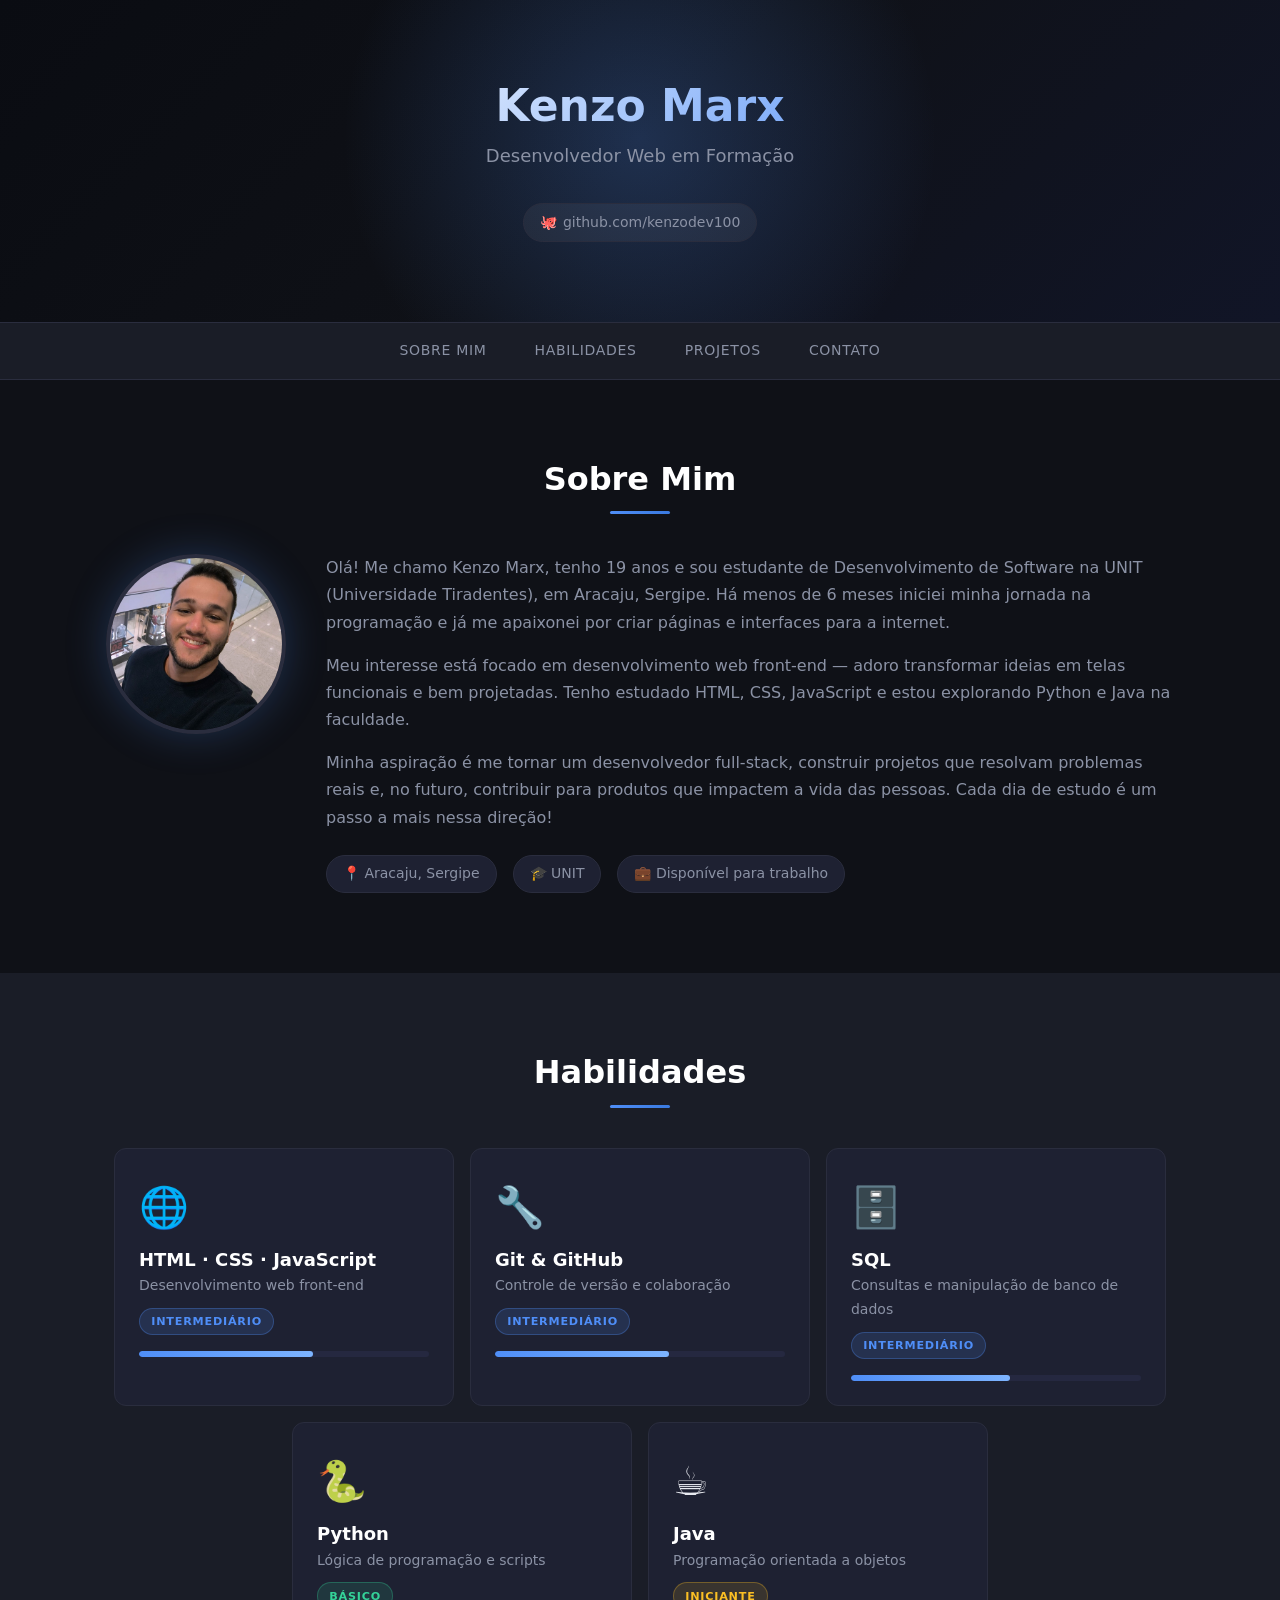
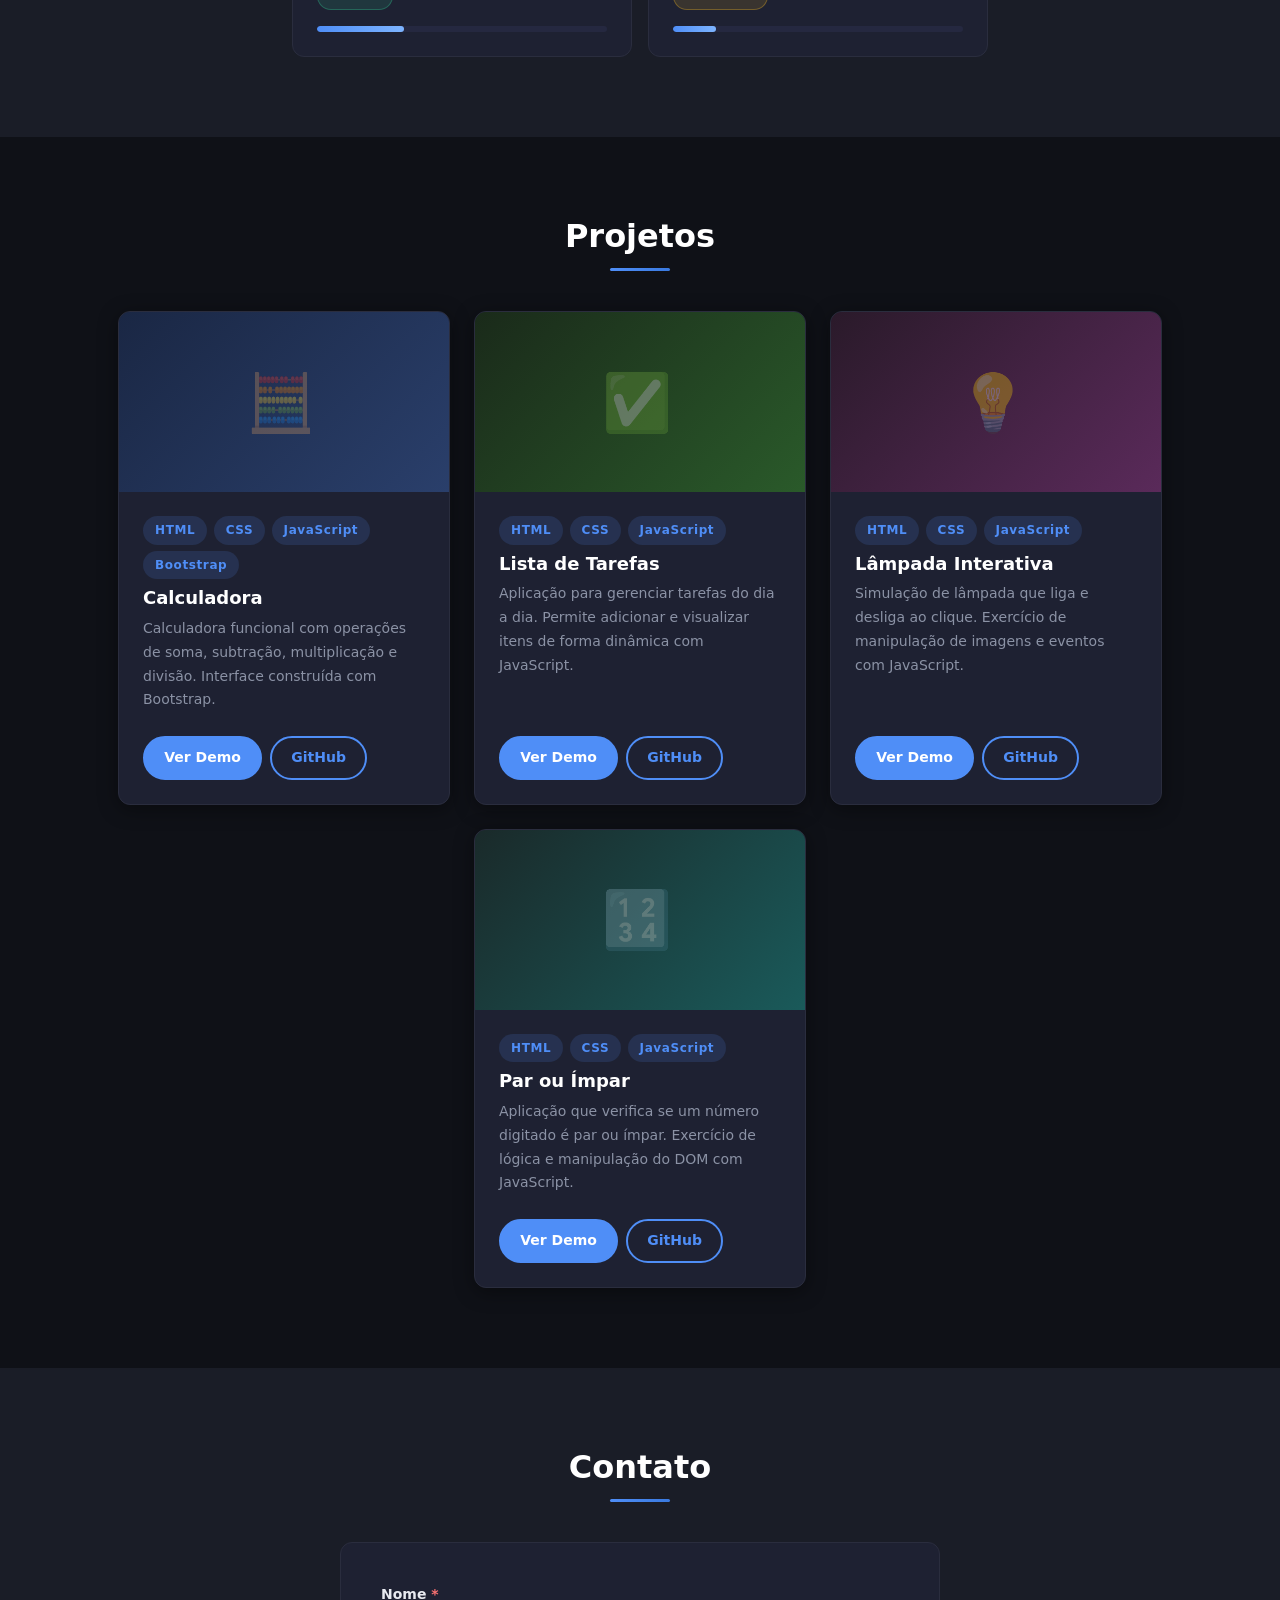
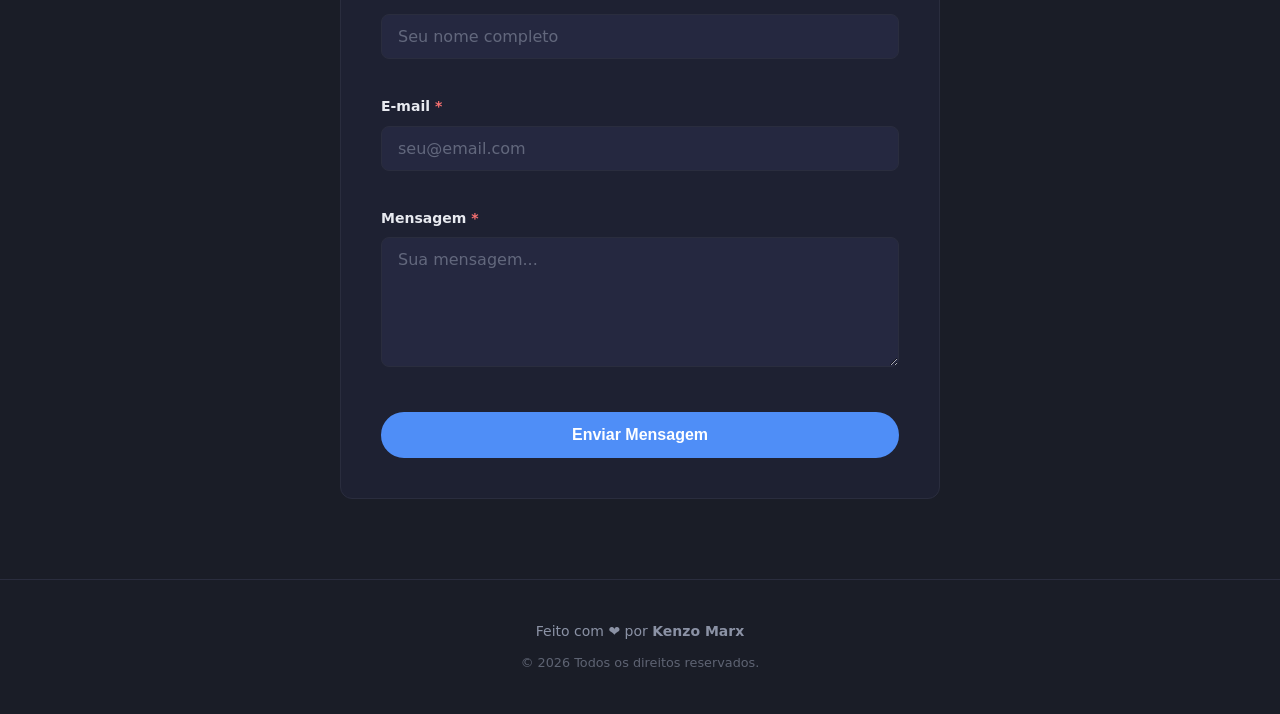
<file: index.html>
<!DOCTYPE html>
<html lang="pt-BR">

<head>
  <meta charset="UTF-8">
  <meta name="viewport" content="width=device-width, initial-scale=1.0">
  <meta name="description" content="Portfólio de Kenzo Marx - Desenvolvedor Web em formação">
  <title>Kenzo Marx | Desenvolvedor Web</title>
  <link rel="stylesheet" href="style.css">
  <script src="script.js" defer></script>
</head>

<body>

  <header class="cabecalho">
    <div class="cabecalho__conteudo">
      <h1 class="cabecalho__nome">Kenzo Marx</h1>
      <p class="cabecalho__profissao">Desenvolvedor Web em Formação</p>
      <a href="https://github.com/kenzodev100" target="_blank" rel="noopener" class="cabecalho__github">
        <span class="cabecalho__github-icone">🐙</span> github.com/kenzodev100
      </a>
    </div>
  </header>

  <nav class="navegacao" id="navegacao">
    <ul class="navegacao__lista">
      <li class="navegacao__item">
        <a href="#sobre" class="navegacao__link">Sobre Mim</a>
      </li>
      <li class="navegacao__item">
        <a href="#habilidades" class="navegacao__link">Habilidades</a>
      </li>
      <li class="navegacao__item">
        <a href="#projetos" class="navegacao__link">Projetos</a>
      </li>
      <li class="navegacao__item">
        <a href="#contato" class="navegacao__link">Contato</a>
      </li>
    </ul>
  </nav>

  <main>

    <section class="secao" id="sobre">
      <div class="conteiner">
        <h2 class="secao__titulo">Sobre Mim</h2>
        <div class="sobre">
          <div class="sobre__foto">
            <img
              src="imgs/WhatsApp Image 2026-05-05 at 22.52.01.jpeg"
              alt="Foto de Kenzo Marx"
              class="foto-perfil"
            >
          </div>
          <div class="sobre__texto">
            <p>
              Olá! Me chamo Kenzo Marx, tenho 19 anos e sou estudante de
              Desenvolvimento de Software na UNIT (Universidade Tiradentes),
              em Aracaju, Sergipe. Há menos de 6 meses iniciei minha jornada
              na programação e já me apaixonei por criar páginas e interfaces
              para a internet.
            </p>
            <p>
              Meu interesse está focado em desenvolvimento web front-end —
              adoro transformar ideias em telas funcionais e bem projetadas.
              Tenho estudado HTML, CSS, JavaScript e estou explorando
              Python e Java na faculdade.
            </p>
            <p>
              Minha aspiração é me tornar um desenvolvedor full-stack,
              construir projetos que resolvam problemas reais e, no futuro,
              contribuir para produtos que impactem a vida das pessoas.
              Cada dia de estudo é um passo a mais nessa direção!
            </p>
            <div class="sobre__informacoes">
              <span class="sobre__dado">📍 Aracaju, Sergipe</span>
              <span class="sobre__dado">🎓 UNIT</span>
              <span class="sobre__dado">💼 Disponível para trabalho</span>
            </div>
          </div>
        </div>
      </div>
    </section>

    <section class="secao secao--alternada" id="habilidades">
      <div class="conteiner">
        <h2 class="secao__titulo">Habilidades</h2>
        <div class="habilidades">

          <div class="cartao-habilidade">
            <div class="cartao-habilidade__icone">🌐</div>
            <h3 class="cartao-habilidade__nome">HTML · CSS · JavaScript</h3>
            <p class="cartao-habilidade__descricao">Desenvolvimento web front-end</p>
            <span class="cartao-habilidade__nivel cartao-habilidade__nivel--intermediario">Intermediário</span>
            <div class="cartao-habilidade__barra">
              <div class="cartao-habilidade__progresso" style="--progresso: 60%"></div>
            </div>
          </div>

          <div class="cartao-habilidade">
            <div class="cartao-habilidade__icone">🔧</div>
            <h3 class="cartao-habilidade__nome">Git & GitHub</h3>
            <p class="cartao-habilidade__descricao">Controle de versão e colaboração</p>
            <span class="cartao-habilidade__nivel cartao-habilidade__nivel--intermediario">Intermediário</span>
            <div class="cartao-habilidade__barra">
              <div class="cartao-habilidade__progresso" style="--progresso: 60%"></div>
            </div>
          </div>

          <div class="cartao-habilidade">
            <div class="cartao-habilidade__icone">🗄️</div>
            <h3 class="cartao-habilidade__nome">SQL</h3>
            <p class="cartao-habilidade__descricao">Consultas e manipulação de banco de dados</p>
            <span class="cartao-habilidade__nivel cartao-habilidade__nivel--intermediario">Intermediário</span>
            <div class="cartao-habilidade__barra">
              <div class="cartao-habilidade__progresso" style="--progresso: 55%"></div>
            </div>
          </div>

          <div class="cartao-habilidade">
            <div class="cartao-habilidade__icone">🐍</div>
            <h3 class="cartao-habilidade__nome">Python</h3>
            <p class="cartao-habilidade__descricao">Lógica de programação e scripts</p>
            <span class="cartao-habilidade__nivel cartao-habilidade__nivel--basico">Básico</span>
            <div class="cartao-habilidade__barra">
              <div class="cartao-habilidade__progresso" style="--progresso: 30%"></div>
            </div>
          </div>

          <div class="cartao-habilidade">
            <div class="cartao-habilidade__icone">☕</div>
            <h3 class="cartao-habilidade__nome">Java</h3>
            <p class="cartao-habilidade__descricao">Programação orientada a objetos</p>
            <span class="cartao-habilidade__nivel cartao-habilidade__nivel--iniciante">Iniciante</span>
            <div class="cartao-habilidade__barra">
              <div class="cartao-habilidade__progresso" style="--progresso: 15%"></div>
            </div>
          </div>

        </div>
      </div>
    </section>

    <section class="secao" id="projetos">
      <div class="conteiner">
        <h2 class="secao__titulo">Projetos</h2>
        <div class="projetos">

          <article class="cartao-projeto">
            <div class="cartao-projeto__imagem">
              <div class="cartao-projeto__reserva cartao-projeto__reserva--1">
                <span>🧮</span>
              </div>
            </div>
            <div class="cartao-projeto__corpo">
              <div class="cartao-projeto__etiquetas">
                <span class="etiqueta">HTML</span>
                <span class="etiqueta">CSS</span>
                <span class="etiqueta">JavaScript</span>
                <span class="etiqueta">Bootstrap</span>
              </div>
              <h3 class="cartao-projeto__titulo">Calculadora</h3>
              <p class="cartao-projeto__descricao">
                Calculadora funcional com operações de soma, subtração,
                multiplicação e divisão. Interface construída com Bootstrap.
              </p>
              <div class="cartao-projeto__links">
                <a href="calculadora/index2.html" target="_blank" class="botao botao--primario botao--pequeno">Ver Demo</a>
                <a href="https://github.com/kenzodev100/ProjetoPortifolio-/tree/main/calculadora" target="_blank" rel="noopener" class="botao botao--contorno botao--pequeno">GitHub</a>
              </div>
            </div>
          </article>

          <article class="cartao-projeto">
            <div class="cartao-projeto__imagem">
              <div class="cartao-projeto__reserva cartao-projeto__reserva--2">
                <span>✅</span>
              </div>
            </div>
            <div class="cartao-projeto__corpo">
              <div class="cartao-projeto__etiquetas">
                <span class="etiqueta">HTML</span>
                <span class="etiqueta">CSS</span>
                <span class="etiqueta">JavaScript</span>
              </div>
              <h3 class="cartao-projeto__titulo">Lista de Tarefas</h3>
              <p class="cartao-projeto__descricao">
                Aplicação para gerenciar tarefas do dia a dia. Permite
                adicionar e visualizar itens de forma dinâmica com JavaScript.
              </p>
              <div class="cartao-projeto__links">
                <a href="atividade_lista_tarefas/index3.html" target="_blank" class="botao botao--primario botao--pequeno">Ver Demo</a>
                <a href="https://github.com/kenzodev100/ProjetoPortifolio-/tree/main/atividade_lista_tarefas" target="_blank" rel="noopener" class="botao botao--contorno botao--pequeno">GitHub</a>
              </div>
            </div>
          </article>

          <article class="cartao-projeto">
            <div class="cartao-projeto__imagem">
              <div class="cartao-projeto__reserva cartao-projeto__reserva--3">
                <span>💡</span>
              </div>
            </div>
            <div class="cartao-projeto__corpo">
              <div class="cartao-projeto__etiquetas">
                <span class="etiqueta">HTML</span>
                <span class="etiqueta">CSS</span>
                <span class="etiqueta">JavaScript</span>
              </div>
              <h3 class="cartao-projeto__titulo">Lâmpada Interativa</h3>
              <p class="cartao-projeto__descricao">
                Simulação de lâmpada que liga e desliga ao clique.
                Exercício de manipulação de imagens e eventos com JavaScript.
              </p>
              <div class="cartao-projeto__links">
                <a href="Lampada - Atividade/index.html" target="_blank" class="botao botao--primario botao--pequeno">Ver Demo</a>
                <a href="https://github.com/kenzodev100/ProjetoPortifolio-/tree/main/Lampada%20-%20Atividade" target="_blank" rel="noopener" class="botao botao--contorno botao--pequeno">GitHub</a>
              </div>
            </div>
          </article>

          <article class="cartao-projeto">
            <div class="cartao-projeto__imagem">
              <div class="cartao-projeto__reserva cartao-projeto__reserva--4">
                <span>🔢</span>
              </div>
            </div>
            <div class="cartao-projeto__corpo">
              <div class="cartao-projeto__etiquetas">
                <span class="etiqueta">HTML</span>
                <span class="etiqueta">CSS</span>
                <span class="etiqueta">JavaScript</span>
              </div>
              <h3 class="cartao-projeto__titulo">Par ou Ímpar</h3>
              <p class="cartao-projeto__descricao">
                Aplicação que verifica se um número digitado é par ou ímpar.
                Exercício de lógica e manipulação do DOM com JavaScript.
              </p>
              <div class="cartao-projeto__links">
                <a href="par ou impar/index1.html" target="_blank" class="botao botao--primario botao--pequeno">Ver Demo</a>
                <a href="https://github.com/kenzodev100/ProjetoPortifolio-/tree/main/par%20ou%20impar" target="_blank" rel="noopener" class="botao botao--contorno botao--pequeno">GitHub</a>
              </div>
            </div>
          </article>

        </div>
      </div>
    </section>


    <section class="secao secao--alternada" id="contato">
      <div class="conteiner">
        <h2 class="secao__titulo">Contato</h2>

        <div id="contato__feedback" class="contato__feedback" aria-live="polite"></div>

        <form class="contato__formulario" id="formularioContato" novalidate>

          <div class="grupo-campo">
            <label for="nome" class="campo-rotulo">Nome <span class="campo-obrigatorio">*</span></label>
            <input
              type="text"
              id="nome"
              name="nome"
              class="campo-entrada"
              placeholder="Seu nome completo"
            >
            <span class="campo-erro" id="erro-nome"></span>
          </div>

          <div class="grupo-campo">
            <label for="email" class="campo-rotulo">E-mail <span class="campo-obrigatorio">*</span></label>
            <input
              type="email"
              id="email"
              name="email"
              class="campo-entrada"
              placeholder="seu@email.com"
            >
            <span class="campo-erro" id="erro-email"></span>
          </div>

          <div class="grupo-campo">
            <label for="mensagem" class="campo-rotulo">Mensagem <span class="campo-obrigatorio">*</span></label>
            <textarea
              id="mensagem"
              name="mensagem"
              class="campo-entrada campo-texto"
              placeholder="Sua mensagem..."
              rows="5"
            ></textarea>
            <span class="campo-erro" id="erro-mensagem"></span>
          </div>

          <button type="submit" class="botao botao--primario botao--cheio">
            Enviar Mensagem
          </button>

        </form>
      </div>
    </section>

  </main>

  <footer class="rodape">
    <div class="conteiner">
      <div class="rodape__conteudo">
        <p class="rodape__texto">
          Feito com <span class="rodape__coracao">❤️</span> por
          <strong>Kenzo Marx</strong>
        </p>
        <p class="rodape__direitos">&copy; 2026 Todos os direitos reservados.</p>
      </div>
    </div>
  </footer>

</body>
</html>
</file>
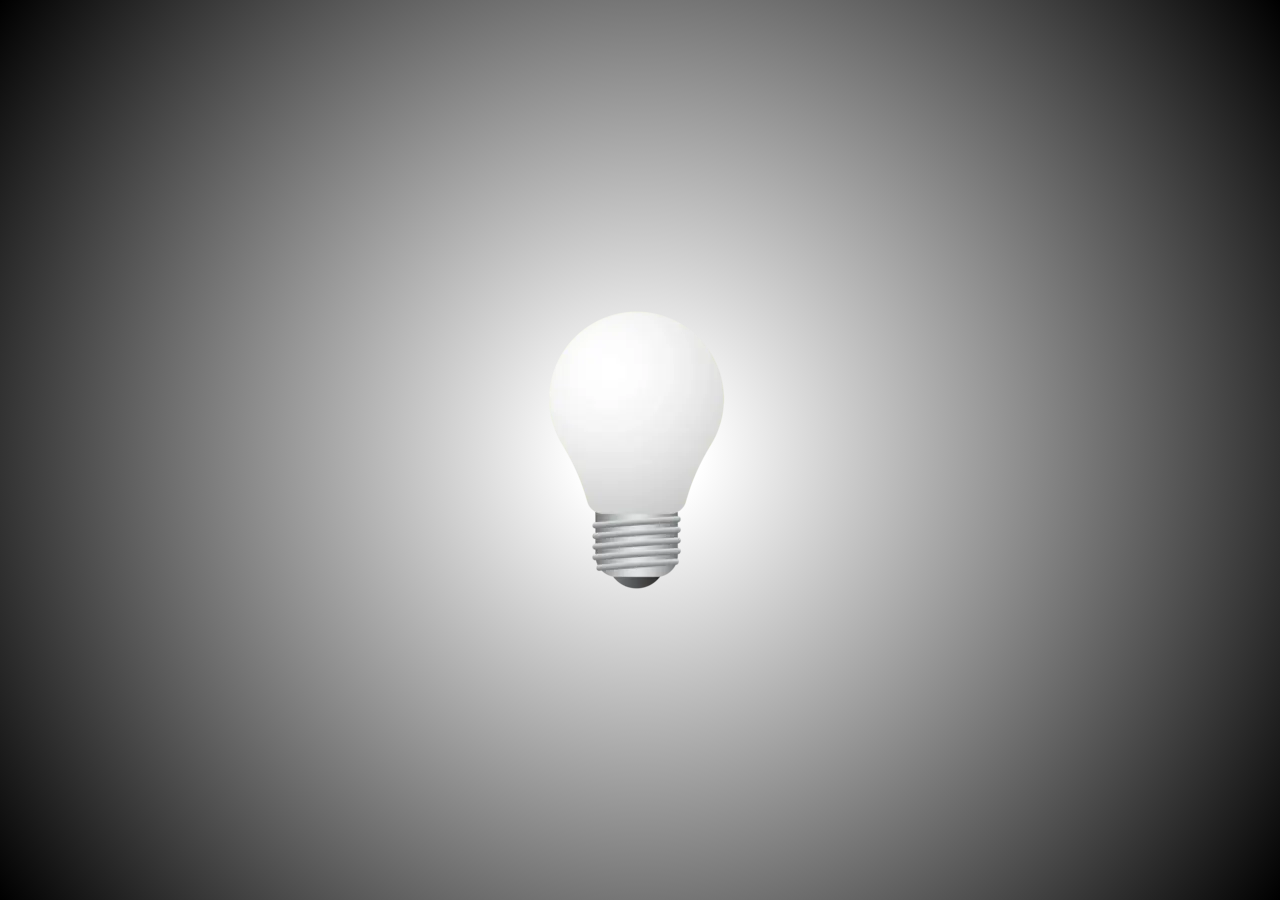
<file: Lampada - Atividade/index.html>
<!DOCTYPE html>
<html lang="pt-BR">
<head>
    <meta charset="UTF-8">
    <meta name="viewport" content="width=device-width, initial-scale=1.0">
    <title>Lâmpada</title>
    <link rel="stylesheet" href="style.css">
</head>
<body>
    <div class="container">
        <img id="lamp" src="assets/lamp_off.png" alt="Lâmpada apagada">
    </div>
    <script src="hahah.js"></script>
</body>
</html>
</file>
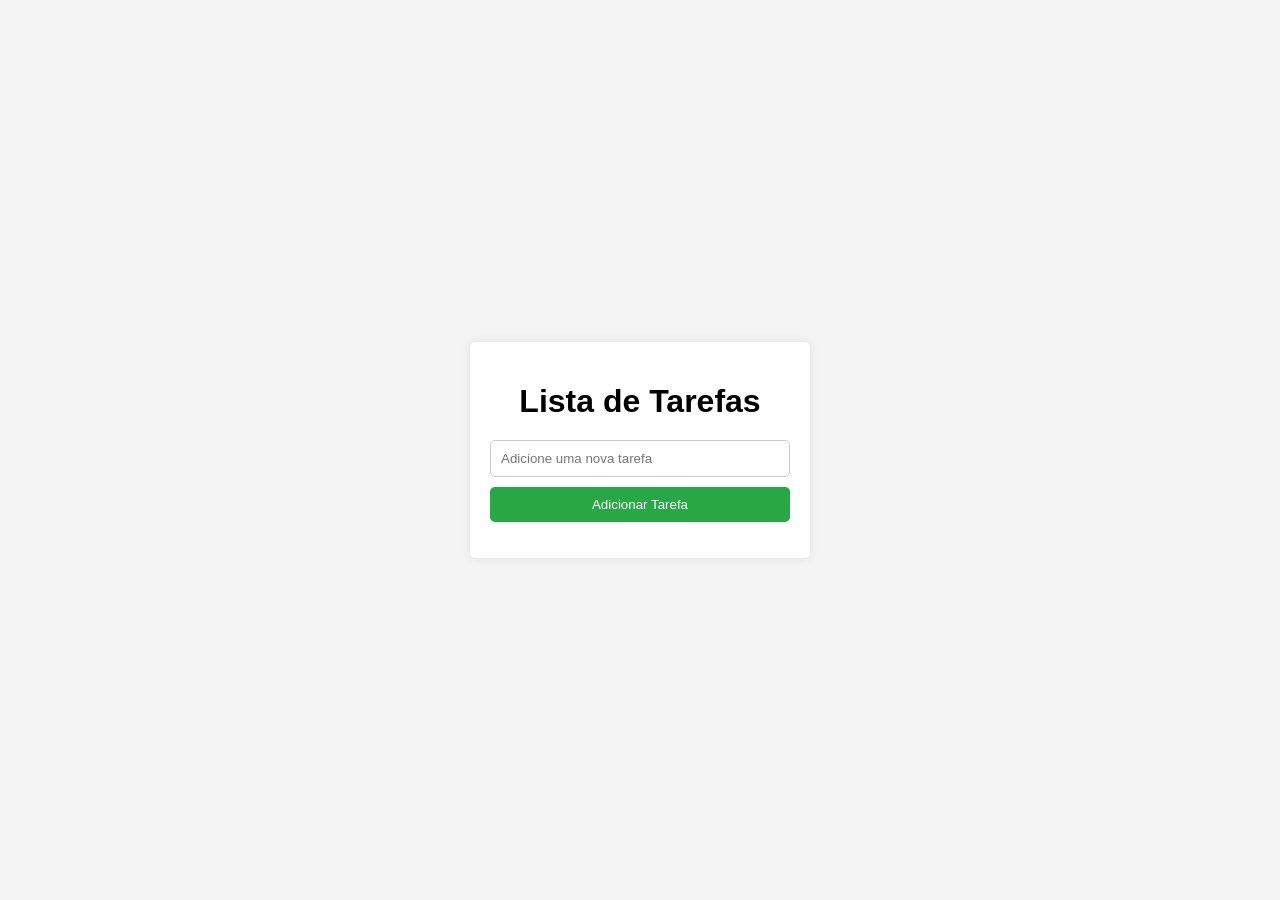
<file: atividade_lista_tarefas/index3.html>
<html lang="pt-BR">
<head>
    <meta charset="UTF-8">
    <meta name="viewport" content="width=device-width, initial-scale=1.0">
    <title>Lista de Tarefas</title>
    <link rel="stylesheet" href="styles3.css">
    <script src="script3.js" defer></script>
</head>
<body>
    <div class="container">
        <h1>Lista de Tarefas</h1>
        <input type="text" id="taskInput" placeholder="Adicione uma nova tarefa">
        <button id="addTaskBtn">Adicionar Tarefa</button>
        <ul id="taskList"></ul>
    </div>
</body>
</html>
</file>
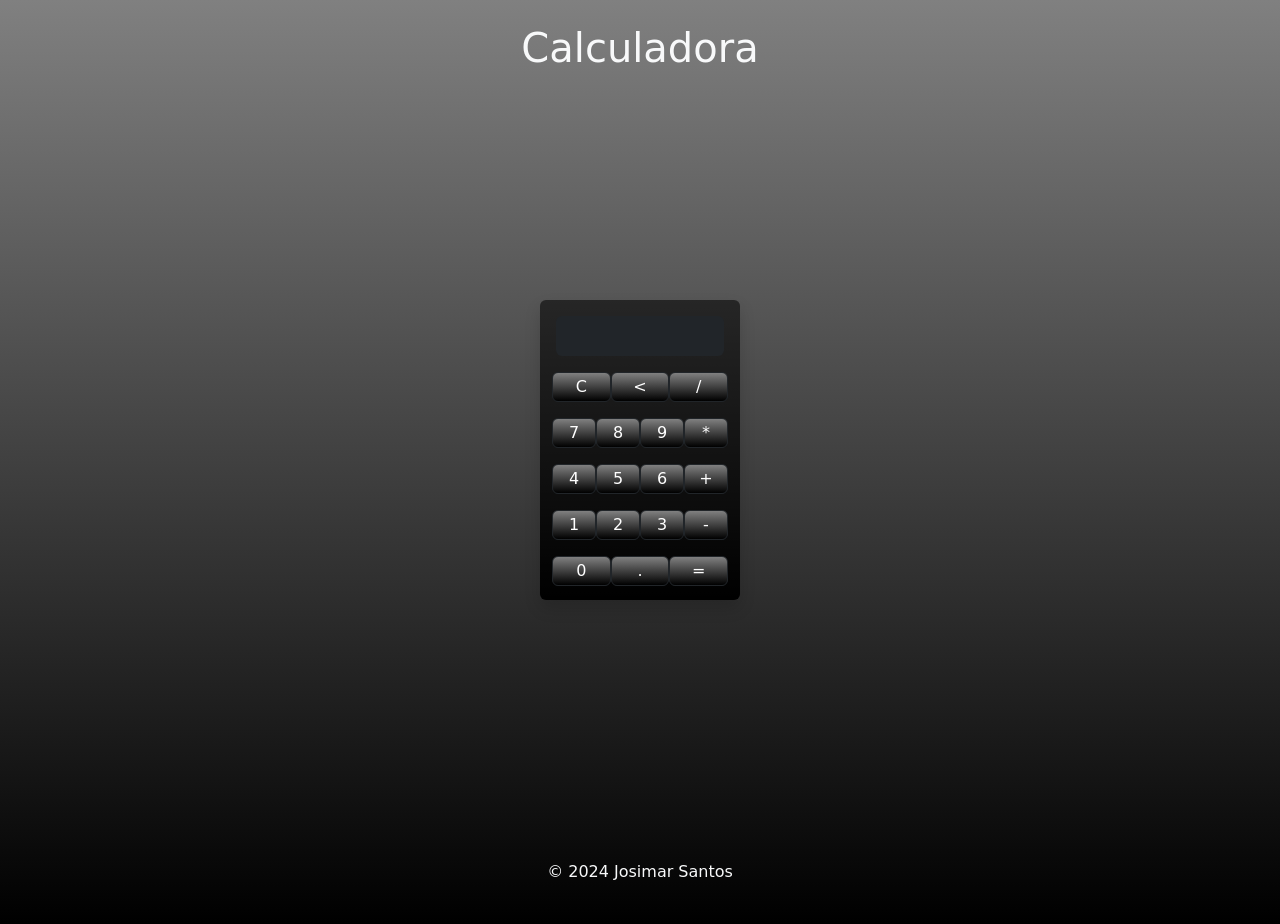
<file: calculadora/index2.html>
<!DOCTYPE html>
<html lang="pt-br">
<head>
    <meta charset="UTF-8">
    <meta name="viewport" content="width=device-width, initial-scale=1.0">
    <title>Calculator</title>
    <link rel="stylesheet" href="style2.css">
    <link href="https://cdn.jsdelivr.net/npm/bootstrap@5.3.3/dist/css/bootstrap.min.css" rel="stylesheet" integrity="sha384-QWTKZyjpPEjISv5WaRU9OFeRpok6YctnYmDr5pNlyT2bRjXh0JMhjY6hW+ALEwIH" crossorigin="anonymous">
</head>
<body>
    <header class="header text-center my-4">
        <h1 class="text-light">Calculadora</h1>
    </header>
    <main class="d-flex justify-content-center">
        <div class="calc bg-black bg-gradient p-3 rounded shadow">
            <div class="display bg-dark pb-3 mb-3 rounded text-light text-end" id="display"></div>
            <div class="btns">
                <div class="row g-2"> 
                    <button onclick="clearAll()" class="btn col btn-dark d-flex justify-content-center align-items-center" aria-label="Clear">C</button>
                    <button onclick="backspace()" class="btn col btn-dark d-flex justify-content-center align-items-center" aria-label="Backspace"><</button>
                    <button onclick="pressed('/')" class="btn col btn-dark d-flex justify-content-center align-items-center" aria-label="Divide">/</button>
                </div>
                <div class="row g-2 mt-2">
                    <button onclick="pressed('7')" class="btn col btn-dark d-flex justify-content-center align-items-center" aria-label="Seven">7</button>
                    <button onclick="pressed('8')" class="btn col btn-dark d-flex justify-content-center align-items-center" aria-label="Eight">8</button>
                    <button onclick="pressed('9')" class="btn col btn-dark d-flex justify-content-center align-items-center" aria-label="Nine">9</button>
                    <button onclick="pressed('*')" class="btn col btn-dark d-flex justify-content-center align-items-center" aria-label="Multiply">*</button>
                </div>
                <div class="row g-2 mt-2">
                    <button onclick="pressed('4')" class="btn col btn-dark d-flex justify-content-center align-items-center" aria-label="Four">4</button>
                    <button onclick="pressed('5')" class="btn col btn-dark d-flex justify-content-center align-items-center" aria-label="Five">5</button>
                    <button onclick="pressed('6')" class="btn col btn-dark d-flex justify-content-center align-items-center" aria-label="Six">6</button>
                    <button onclick="pressed('+')" class="btn col btn-dark d-flex justify-content-center align-items-center" aria-label="Add">+</button>
                </div>
                <div class="row g-2 mt-2">
                    <button onclick="pressed('1')" class="btn col btn-dark d-flex justify-content-center align-items-center" aria-label="One">1</button>
                    <button onclick="pressed('2')" class="btn col btn-dark d-flex justify-content-center align-items-center" aria-label="Two">2</button>
                    <button onclick="pressed('3')" class="btn col btn-dark d-flex justify-content-center align-items-center" aria-label="Three">3</button>
                    <button onclick="pressed('-')" class="btn col btn-dark d-flex justify-content-center align-items-center" aria-label="Subtract">-</button>
                </div>
                <div class="row g-2 mt-2">
                    <button onclick="pressed('0')" class="btn col btn-dark d-flex justify-content-center align-items-center" aria-label="Zero">0</button>
                    <button onclick="pressed('.')" class="btn col btn-dark d-flex justify-content-center align-items-center" aria-label="Decimal">.</button>
                    <button onclick="calculate()" class="btn col btn-dark d-flex justify-content-center align-items-center" aria-label="Equals">=</button>
                </div>
            </div>
        </div>
    </main>
    <footer class="footer text-light fixed-bottom mt-auto text-center">
        <p>&copy; 2024 Josimar Santos</p>
    </footer>
    <script src="script2.js"></script>
    <script src="https://cdn.jsdelivr.net/npm/bootstrap@5.3.3/dist/js/bootstrap.bundle.min.js" integrity="sha384-YvpcrYf0tY3lHB60NNkmXc5s9fDVZLESaAA55NDzOxhy9GkcIdslK1eN7N6jIeHz" crossorigin="anonymous"></script>
</body>
</html>
</file>
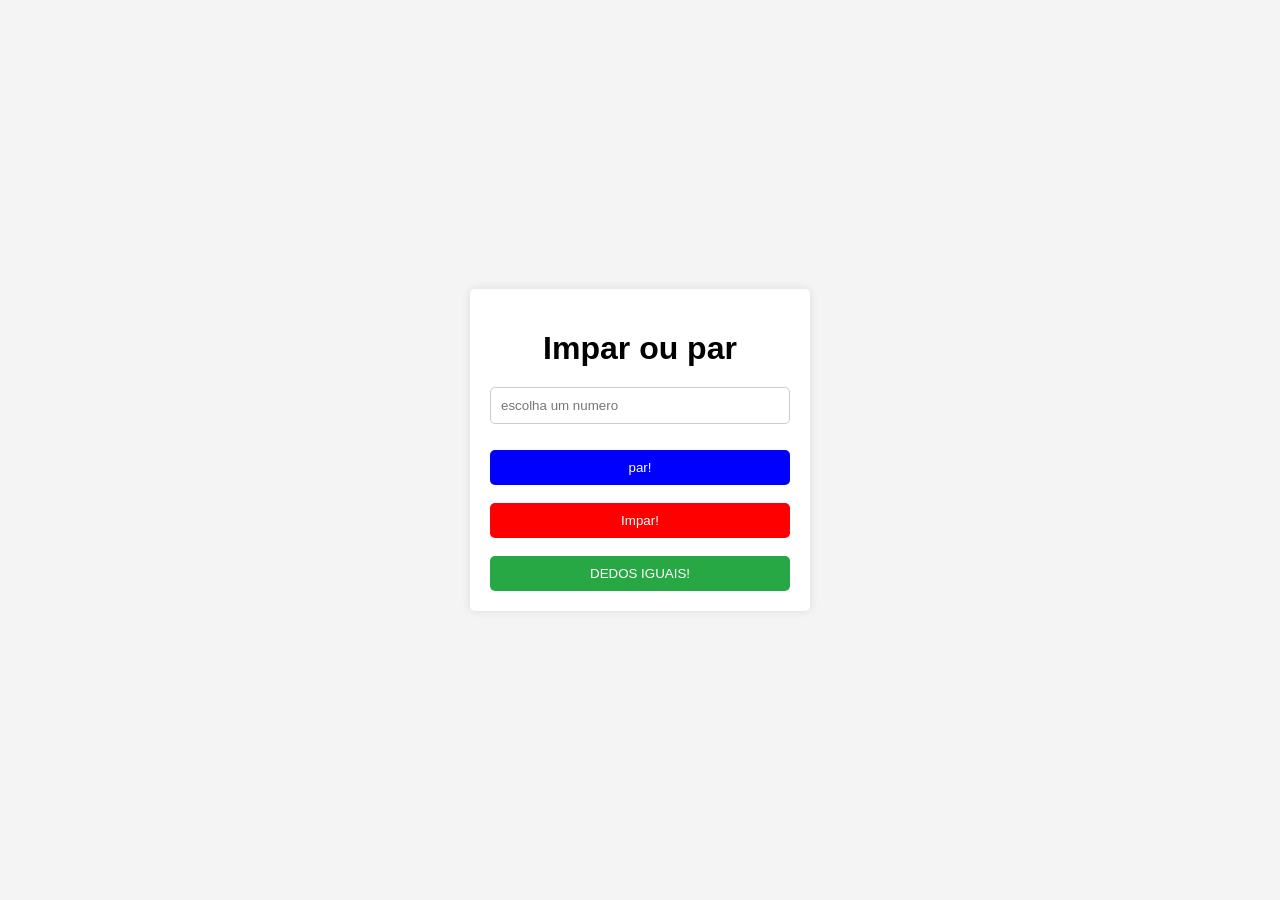
<file: par ou impar/index1.html>
<html lang="pt-BR">
<head>
    <meta charset="UTF-8">
    <meta name="viewport" content="width=device-width, initial-scale=1.0">
    <title>Lista de Tarefas</title>
    <link rel="stylesheet" href="styles1.css">
    <script src="script1.js" defer></script>
</head>
<body>
    <div class="container">
        <h1>Impar ou par</h1>
        <input type="text" id="taskInput" placeholder="escolha um numero">
        <ul id="taskList"></ul>
        <button id="par">par!</button>
        <br>
        <br>
        <button id="Impar">Impar!</button>
        <br>
        <br>
         <button id="addTaskBtn">DEDOS IGUAIS!</button>
    </div>



</body>
</html>
</file>
<file: style.css>
:root {
  --cor-primaria: #4f8ef7;
  --cor-primaria-escura: #3a7ae0;
  --cor-primaria-brilho: rgba(79, 142, 247, 0.25);

  --cor-fundo: #0f1117;
  --cor-fundo-alt: #1a1d27;
  --cor-fundo-cartao: #1e2132;
  --cor-fundo-entrada: #252840;

  --cor-texto: #e8eaf0;
  --cor-texto-suave: #8b92a5;
  --cor-texto-titulo: #ffffff;

  --cor-borda: #2a2d3e;
  --sombra-cartao: 0 4px 20px rgba(0, 0, 0, 0.4);
  --sombra-cartao-hover: 0 8px 40px rgba(79, 142, 247, 0.2);

  --fonte-familia: 'Segoe UI', system-ui, -apple-system, sans-serif;
  --fonte-tamanho-base: 1rem;
  --fonte-tamanho-pequena: 0.875rem;
  --fonte-tamanho-grande: 1.125rem;
  --fonte-tamanho-xl: 1.5rem;
  --fonte-tamanho-2xl: 2rem;
  --fonte-tamanho-3xl: 2.75rem;

  --espaco-xs: 0.5rem;
  --espaco-pequeno: 1rem;
  --espaco-medio: 1.5rem;
  --espaco-grande: 2.5rem;
  --espaco-xl: 5rem;

  --borda-arredondada-pequena: 8px;
  --borda-arredondada-media: 12px;
  --borda-arredondada-grande: 20px;
  --borda-arredondada-total: 9999px;

  --transicao: 0.3s ease;
}

*, *::before, *::after {
  box-sizing: border-box;
  margin: 0;
  padding: 0;
}

html {
  scroll-behavior: smooth;
}

body {
  font-family: var(--fonte-familia);
  font-size: var(--fonte-tamanho-base);
  line-height: 1.7;
  color: var(--cor-texto);
  background-color: var(--cor-fundo);
}

h1, h2, h3, h4, h5, h6 {
  color: var(--cor-texto-titulo);
  line-height: 1.2;
  font-weight: 700;
}

a {
  color: var(--cor-primaria);
  text-decoration: none;
}

img {
  max-width: 100%;
  display: block;
}

ul {
  list-style: none;
}

.conteiner {
  width: 100%;
  max-width: 1100px;
  margin-left: auto;
  margin-right: auto;
  padding-left: var(--espaco-pequeno);
  padding-right: var(--espaco-pequeno);
}

.botao {
  display: inline-flex;
  align-items: center;
  justify-content: center;
  gap: var(--espaco-xs);
  padding: 0.75rem 1.75rem;
  border-radius: var(--borda-arredondada-total);
  font-size: var(--fonte-tamanho-base);
  font-weight: 600;
  cursor: pointer;
  border: 2px solid transparent;
  transition: all var(--transicao);
}

.botao--primario {
  background-color: var(--cor-primaria);
  color: #ffffff;
  border-color: var(--cor-primaria);
}

.botao--primario:hover {
  background-color: var(--cor-primaria-escura);
  border-color: var(--cor-primaria-escura);
  transform: translateY(-2px);
  box-shadow: 0 6px 20px var(--cor-primaria-brilho);
}

.botao--contorno {
  background-color: transparent;
  color: var(--cor-primaria);
  border-color: var(--cor-primaria);
}

.botao--contorno:hover {
  background-color: var(--cor-primaria);
  color: #ffffff;
  transform: translateY(-2px);
}

.botao--pequeno {
  padding: 0.5rem 1.2rem;
  font-size: var(--fonte-tamanho-pequena);
}

.botao--cheio {
  width: 100%;
}

.etiqueta {
  display: inline-block;
  padding: 0.25rem 0.75rem;
  background-color: rgba(79, 142, 247, 0.15);
  color: var(--cor-primaria);
  border-radius: var(--borda-arredondada-total);
  font-size: 0.75rem;
  font-weight: 600;
  letter-spacing: 0.05em;
}

.cabecalho {
  background: linear-gradient(135deg, #0a0c12 0%, #0f1117 50%, #111527 100%);
  padding: var(--espaco-xl) var(--espaco-pequeno);
  text-align: center;
  position: relative;
  overflow: hidden;
  border-bottom: 1px solid var(--cor-borda);
}

.cabecalho::before {
  content: '';
  position: absolute;
  top: -50%;
  left: 50%;
  transform: translateX(-50%);
  width: 600px;
  height: 600px;
  background: radial-gradient(circle, var(--cor-primaria-brilho) 0%, transparent 70%);
  pointer-events: none;
}

.cabecalho__conteudo {
  position: relative;
  z-index: 1;
  max-width: 700px;
  margin: 0 auto;
}

.cabecalho__nome {
  font-size: var(--fonte-tamanho-3xl);
  margin-bottom: var(--espaco-xs);
  background: linear-gradient(135deg, #ffffff, var(--cor-primaria));
  -webkit-background-clip: text;
  background-clip: text;
  -webkit-text-fill-color: transparent;
}

.cabecalho__profissao {
  font-size: var(--fonte-tamanho-grande);
  color: var(--cor-texto-suave);
  margin-bottom: var(--espaco-pequeno);
}

.cabecalho__github {
  display: inline-flex;
  align-items: center;
  gap: 0.4rem;
  color: var(--cor-texto-suave);
  font-size: var(--fonte-tamanho-pequena);
  background-color: rgba(255, 255, 255, 0.05);
  border: 1px solid var(--cor-borda);
  padding: 0.4rem 1rem;
  border-radius: var(--borda-arredondada-total);
  margin-top: var(--espaco-pequeno);
  transition: color var(--transicao), border-color var(--transicao), background-color var(--transicao);
}

.cabecalho__github:hover {
  color: var(--cor-texto);
  border-color: var(--cor-primaria);
  background-color: rgba(79, 142, 247, 0.08);
}

.navegacao {
  background-color: var(--cor-fundo-alt);
  border-bottom: 1px solid var(--cor-borda);
  position: sticky;
  top: 0;
  z-index: 100;
}

.navegacao__lista {
  display: flex;
  justify-content: center;
  flex-wrap: wrap;
  gap: 0;
  padding: 0 var(--espaco-pequeno);
}

.navegacao__link {
  display: block;
  padding: var(--espaco-pequeno) var(--espaco-medio);
  color: var(--cor-texto-suave);
  font-weight: 500;
  font-size: var(--fonte-tamanho-pequena);
  letter-spacing: 0.05em;
  text-transform: uppercase;
  transition: color var(--transicao);
  position: relative;
}

.navegacao__link::after {
  content: '';
  position: absolute;
  bottom: 0;
  left: 50%;
  transform: translateX(-50%);
  width: 0;
  height: 2px;
  background-color: var(--cor-primaria);
  transition: width var(--transicao);
}

.navegacao__link:hover {
  color: var(--cor-texto);
}

.navegacao__link:hover::after {
  width: 100%;
}

.secao {
  padding: var(--espaco-xl) var(--espaco-pequeno);
}

.secao--alternada {
  background-color: var(--cor-fundo-alt);
}

.secao__titulo {
  font-size: var(--fonte-tamanho-2xl);
  text-align: center;
  margin-bottom: var(--espaco-grande);
  position: relative;
  padding-bottom: var(--espaco-pequeno);
}

.secao__titulo::after {
  content: '';
  position: absolute;
  bottom: 0;
  left: 50%;
  transform: translateX(-50%);
  width: 60px;
  height: 3px;
  background: linear-gradient(90deg, var(--cor-primaria), var(--cor-primaria-escura));
  border-radius: var(--borda-arredondada-total);
}

.sobre {
  display: flex;
  align-items: flex-start;
  gap: var(--espaco-grande);
}

.sobre__foto {
  flex-shrink: 0;
}

.foto-perfil {
  width: 180px;
  height: 180px;
  border-radius: 50%;
  object-fit: cover;
  object-position: center top;
  border: 4px solid var(--cor-borda);
  box-shadow: 0 0 40px var(--cor-primaria-brilho);
}

.foto-reserva {
  width: 180px;
  height: 180px;
  border-radius: 50%;
  background: linear-gradient(135deg, var(--cor-primaria), var(--cor-primaria-escura));
  display: flex;
  align-items: center;
  justify-content: center;
  font-size: 3rem;
  font-weight: 700;
  color: white;
  border: 4px solid var(--cor-borda);
  box-shadow: 0 0 40px var(--cor-primaria-brilho);
}

.sobre__texto p {
  color: var(--cor-texto-suave);
  margin-bottom: var(--espaco-pequeno);
}

.sobre__informacoes {
  display: flex;
  flex-wrap: wrap;
  gap: var(--espaco-pequeno);
  margin-top: var(--espaco-medio);
}

.sobre__dado {
  display: inline-flex;
  align-items: center;
  gap: 0.4rem;
  color: var(--cor-texto-suave);
  font-size: var(--fonte-tamanho-pequena);
  background-color: var(--cor-fundo-cartao);
  padding: 0.4rem 1rem;
  border-radius: var(--borda-arredondada-total);
  border: 1px solid var(--cor-borda);
}

.habilidades {
  display: flex;
  flex-wrap: wrap;
  gap: var(--espaco-pequeno);
  justify-content: center;
}

.cartao-habilidade {
  background-color: var(--cor-fundo-cartao);
  border: 1px solid var(--cor-borda);
  border-radius: var(--borda-arredondada-media);
  padding: var(--espaco-medio);
  width: calc(33.333% - var(--espaco-pequeno));
  min-width: 240px;
  transition: transform var(--transicao), box-shadow var(--transicao), border-color var(--transicao);
}

.cartao-habilidade:hover {
  transform: translateY(-5px);
  box-shadow: var(--sombra-cartao-hover);
  border-color: var(--cor-primaria);
}

.cartao-habilidade__icone {
  font-size: 2.5rem;
  margin-bottom: var(--espaco-xs);
}

.cartao-habilidade__nome {
  font-size: var(--fonte-tamanho-grande);
  margin-bottom: 0.25rem;
}

.cartao-habilidade__descricao {
  font-size: var(--fonte-tamanho-pequena);
  color: var(--cor-texto-suave);
  margin-bottom: var(--espaco-xs);
}

.cartao-habilidade__nivel {
  display: inline-block;
  font-size: 0.7rem;
  font-weight: 700;
  letter-spacing: 0.07em;
  text-transform: uppercase;
  padding: 0.2rem 0.7rem;
  border-radius: var(--borda-arredondada-total);
  margin-bottom: var(--espaco-pequeno);
}

.cartao-habilidade__nivel--intermediario {
  background-color: rgba(79, 142, 247, 0.15);
  color: var(--cor-primaria);
  border: 1px solid rgba(79, 142, 247, 0.3);
}

.cartao-habilidade__nivel--basico {
  background-color: rgba(52, 211, 153, 0.12);
  color: #34d399;
  border: 1px solid rgba(52, 211, 153, 0.3);
}

.cartao-habilidade__nivel--iniciante {
  background-color: rgba(251, 191, 36, 0.12);
  color: #fbbf24;
  border: 1px solid rgba(251, 191, 36, 0.3);
}

.cartao-habilidade__barra {
  height: 6px;
  background-color: var(--cor-fundo-entrada);
  border-radius: var(--borda-arredondada-total);
  overflow: hidden;
}

.cartao-habilidade__progresso {
  height: 100%;
  width: var(--progresso);
  background: linear-gradient(90deg, var(--cor-primaria), #7db4ff);
  border-radius: var(--borda-arredondada-total);
}

.projetos {
  display: flex;
  flex-wrap: wrap;
  gap: var(--espaco-medio);
  justify-content: center;
}

.cartao-projeto {
  background-color: var(--cor-fundo-cartao);
  border: 1px solid var(--cor-borda);
  border-radius: var(--borda-arredondada-media);
  overflow: hidden;
  width: calc(33.333% - var(--espaco-medio));
  min-width: 280px;
  display: flex;
  flex-direction: column;
  transition: transform var(--transicao), box-shadow var(--transicao), border-color var(--transicao);
  box-shadow: var(--sombra-cartao);
}

.cartao-projeto:hover {
  transform: translateY(-8px);
  box-shadow: var(--sombra-cartao-hover);
  border-color: var(--cor-primaria);
}

.cartao-projeto__imagem {
  height: 180px;
  overflow: hidden;
}

.cartao-projeto__reserva {
  width: 100%;
  height: 100%;
  display: flex;
  align-items: center;
  justify-content: center;
  font-size: 3.5rem;
  font-weight: 700;
  color: rgba(255, 255, 255, 0.3);
  letter-spacing: 0.1em;
  text-transform: uppercase;
}

.cartao-projeto__reserva--1 {
  background: linear-gradient(135deg, #1a2744, #2a3f6b);
}
.cartao-projeto__reserva--2 {
  background: linear-gradient(135deg, #1a2a1a, #2a5a2a);
}
.cartao-projeto__reserva--3 {
  background: linear-gradient(135deg, #2a1a2a, #5a2a5a);
}
.cartao-projeto__reserva--4 {
  background: linear-gradient(135deg, #1a2a2a, #1a5a5a);
}

.cartao-projeto__corpo {
  padding: var(--espaco-medio);
  display: flex;
  flex-direction: column;
  flex: 1;
}

.cartao-projeto__etiquetas {
  display: flex;
  flex-wrap: wrap;
  gap: 0.4rem;
  margin-bottom: var(--espaco-xs);
}

.cartao-projeto__titulo {
  font-size: var(--fonte-tamanho-grande);
  margin-bottom: var(--espaco-xs);
}

.cartao-projeto__descricao {
  font-size: var(--fonte-tamanho-pequena);
  color: var(--cor-texto-suave);
  margin-bottom: var(--espaco-medio);
  flex: 1;
}

.cartao-projeto__links {
  display: flex;
  gap: var(--espaco-xs);
  margin-top: auto;
}

.contato {
  display: flex;
  gap: var(--espaco-grande);
  align-items: flex-start;
}

.contato__informacoes {
  flex: 1;
}

.contato__informacoes h3 {
  font-size: var(--fonte-tamanho-xl);
  margin-bottom: var(--espaco-xs);
}

.contato__informacoes > p {
  color: var(--cor-texto-suave);
  margin-bottom: var(--espaco-medio);
}

.contato__lista {
  display: flex;
  flex-direction: column;
  gap: var(--espaco-pequeno);
}

.contato__lista li {
  display: flex;
  align-items: center;
  gap: var(--espaco-xs);
}

.contato__icone {
  font-size: 1.25rem;
  flex-shrink: 0;
}

.contato__link {
  color: var(--cor-texto-suave);
  transition: color var(--transicao);
}

.contato__link:hover {
  color: var(--cor-primaria);
}

.contato__formulario {
  flex: 1;
  background-color: var(--cor-fundo-cartao);
  border: 1px solid var(--cor-borda);
  border-radius: var(--borda-arredondada-media);
  padding: var(--espaco-grande);
}

.grupo-campo {
  margin-bottom: var(--espaco-pequeno);
}

.campo-rotulo {
  display: block;
  font-size: var(--fonte-tamanho-pequena);
  font-weight: 600;
  color: var(--cor-texto);
  margin-bottom: 0.4rem;
}

.campo-entrada {
  width: 100%;
  padding: 0.75rem var(--espaco-pequeno);
  background-color: var(--cor-fundo-entrada);
  border: 1px solid var(--cor-borda);
  border-radius: var(--borda-arredondada-pequena);
  color: var(--cor-texto);
  font-size: var(--fonte-tamanho-base);
  font-family: var(--fonte-familia);
  transition: border-color var(--transicao), box-shadow var(--transicao);
  outline: none;
}

.campo-entrada:focus {
  border-color: var(--cor-primaria);
  box-shadow: 0 0 0 3px var(--cor-primaria-brilho);
}

.campo-texto {
  resize: vertical;
  min-height: 130px;
}

.campo-entrada::placeholder {
  color: var(--cor-texto-suave);
  opacity: 0.6;
}

.campo-entrada--erro {
  border-color: #f87171;
  box-shadow: 0 0 0 3px rgba(248, 113, 113, 0.2);
}

.campo-entrada--ok {
  border-color: #34d399;
  box-shadow: 0 0 0 3px rgba(52, 211, 153, 0.15);
}

.campo-erro {
  display: block;
  font-size: 0.78rem;
  color: #f87171;
  margin-top: 0.3rem;
  min-height: 1rem;
}

.campo-obrigatorio {
  color: #f87171;
}

.contato__feedback {
  padding: 0.85rem 1.2rem;
  border-radius: var(--borda-arredondada-pequena);
  font-size: var(--fonte-tamanho-pequena);
  font-weight: 500;
  margin-bottom: var(--espaco-pequeno);
  display: none;
}

.contato__feedback--sucesso {
  display: block;
  background-color: rgba(52, 211, 153, 0.1);
  border: 1px solid rgba(52, 211, 153, 0.4);
  color: #34d399;
}

.contato__feedback--erro {
  display: block;
  background-color: rgba(248, 113, 113, 0.1);
  border: 1px solid rgba(248, 113, 113, 0.4);
  color: #f87171;
}

.contato__formulario {
  max-width: 600px;
  margin: 0 auto;
  background-color: var(--cor-fundo-cartao);
  border: 1px solid var(--cor-borda);
  border-radius: var(--borda-arredondada-media);
  padding: var(--espaco-grande);
}

.rodape {
  background-color: var(--cor-fundo-alt);
  border-top: 1px solid var(--cor-borda);
  padding: var(--espaco-grande) var(--espaco-pequeno);
  text-align: center;
}

.rodape__conteudo {
  display: flex;
  flex-direction: column;
  align-items: center;
  gap: var(--espaco-xs);
}

.rodape__texto {
  color: var(--cor-texto-suave);
  font-size: var(--fonte-tamanho-pequena);
}

.rodape__coracao {
  display: inline-block;
  animation: batimento 1.5s ease-in-out infinite;
}

@keyframes batimento {
  0%, 100% { transform: scale(1); }
  50%       { transform: scale(1.3); }
}

.rodape__direitos {
  color: var(--cor-texto-suave);
  font-size: 0.8rem;
  opacity: 0.6;
}

@media (max-width: 900px) {
  .cabecalho__nome {
    font-size: var(--fonte-tamanho-2xl);
  }

  .sobre {
    flex-direction: column;
    align-items: center;
    text-align: center;
  }

  .sobre__informacoes {
    justify-content: center;
  }

  .cartao-habilidade {
    width: calc(50% - var(--espaco-pequeno));
  }

  .cartao-projeto {
    width: 100%;
    max-width: 500px;
  }

}

@media (max-width: 650px) {
  .secao {
    padding: var(--espaco-grande) var(--espaco-pequeno);
  }

  .cabecalho__nome {
    font-size: var(--fonte-tamanho-xl);
  }

  .foto-reserva,
  .foto-perfil {
    width: 130px;
    height: 130px;
    font-size: 2rem;
  }

  .cartao-habilidade {
    width: 100%;
  }

  .contato__formulario {
    padding: var(--espaco-medio);
  }
}
</file>
<file: Lampada - Atividade/style.css>
body {
    background: radial-gradient(circle, white 8%, black 100%);
    display: flex;
    justify-content: center;
    align-items: center;
    height: 100vh;
    margin: 0;
}

.container {
    cursor: pointer;
}
</file>
<file: atividade_lista_tarefas/styles3.css>
body {
    font-family: Arial, sans-serif;
    background-color: #f4f4f4;
    display: flex;
    justify-content: center;
    align-items: center;
    height: 100vh;
    margin: 0;
}

.container {
    background: #fff;
    padding: 20px;
    border-radius: 5px;
    box-shadow: 0 0 10px rgba(0,0,0,0.1);
    width: 300px;
    text-align: center;
}

h1 {
    margin-bottom: 20px;
}

input {
    padding: 10px;
    width: calc(100%);
    margin-bottom: 10px;
    border: 1px solid #ccc;
    border-radius: 5px;
}

button {
    padding: 10px 15px;
    background: #28a745;
    color: #fff;
    border: none;
    border-radius: 5px;
    cursor: pointer;
    width: 100%;
}

button:hover {
    background: #218838;
}

ul {
    list-style: none;
    padding: 0;
}

li {
    background: #f4f4f4;
    padding: 10px;
    margin-bottom: 10px;
    border-radius: 5px;
    display: flex;
    justify-content: space-between;
    align-items: center;
}

li button {
    background: #dc3545;
    border: none;
    color: #fff;
    padding: 5px 10px;
    border-radius: 5px;
    cursor: pointer;
    width: 30px;
    border-radius: 5px;
}

li button:hover {
    background: #c82333;
}
</file>
<file: calculadora/style2.css>
*{
    margin: 0;
    padding: 0;
}

@font-face {
    font-family: 'DS-DIGI';
    src: url('ds_digital/DS-DIGI.TTF') format('truetype'),
         url('ds_digital/DS-DIGIB.TTF') format('truetype'),
         url('ds_digital/DS-DIGII.TTF') format('truetype'),
         url('ds_digital/DS-DIGIT.TTF') format('truetype');
}

body{
    background-image: linear-gradient(gray, black);
    background-repeat: no-repeat;
    height: 100vh;
    font-family: 'Courier New', Courier, monospace;
}

.calc{
    position: absolute;
    top: 50%;
    left: 50%;
    transform: translate(-50%, -50%);
    height: 300px;
    width: 200px;
    background-color: black;
    border-radius: 5px;    
    padding: 20px;
}

.display{
    background-color: white;
    height: 40px;
    width: auto;
    word-wrap: normal;
    overflow: hidden;
    border-radius: 5px;
    font-family: 'DS-DIGI', sans-serif;
    font-size: 30px;
}

.btn{
    font: 1em sans-serif;
    color: #fff;
    background-image: linear-gradient(gray, black);
    border-radius: 5px;
    padding: 5px;
    width: 30px;
    height: 30px;
}
</file>
<file: par ou impar/styles1.css>
body {
    font-family: Arial, sans-serif;
    background-color: #f4f4f4;
    display: flex;
    justify-content: center;
    align-items: center;
    height: 100vh;
    margin: 0;
}

.container {
    background: #fff;
    padding: 20px;
    border-radius: 5px;
    box-shadow: 0 0 10px rgba(0,0,0,0.1);
    width: 300px;
    text-align: center;
}

h1 {
    margin-bottom: 20px;
}

input {
    padding: 10px;
    width: calc(100%);
    margin-bottom: 10px;
    border: 1px solid #ccc;
    border-radius: 5px;
}

button {
    padding: 10px 15px;
    background: #28a745;
    color: #fff;
    border: none;
    border-radius: 5px;
    cursor: pointer;
    width: 100%;
}

button:hover {
    background: #218838;
}

ul {
    list-style: none;
    padding: 0;
}

li {
    background: #f4f4f4;
    padding: 10px;
    margin-bottom: 10px;
    border-radius: 5px;
    display: flex;
    justify-content: space-between;
    align-items: center;
}

li button {
    background: #dc3545;
    border: none;
    color: #fff;
    padding: 5px 10px;
    border-radius: 5px;
    cursor: pointer;
    width: 30px;
    border-radius: 5px;
}

li button:hover {
    background: #c82333;
}

#par{
    background-color: blue;

}

#impar{
    background-color: red;
}
</file>
